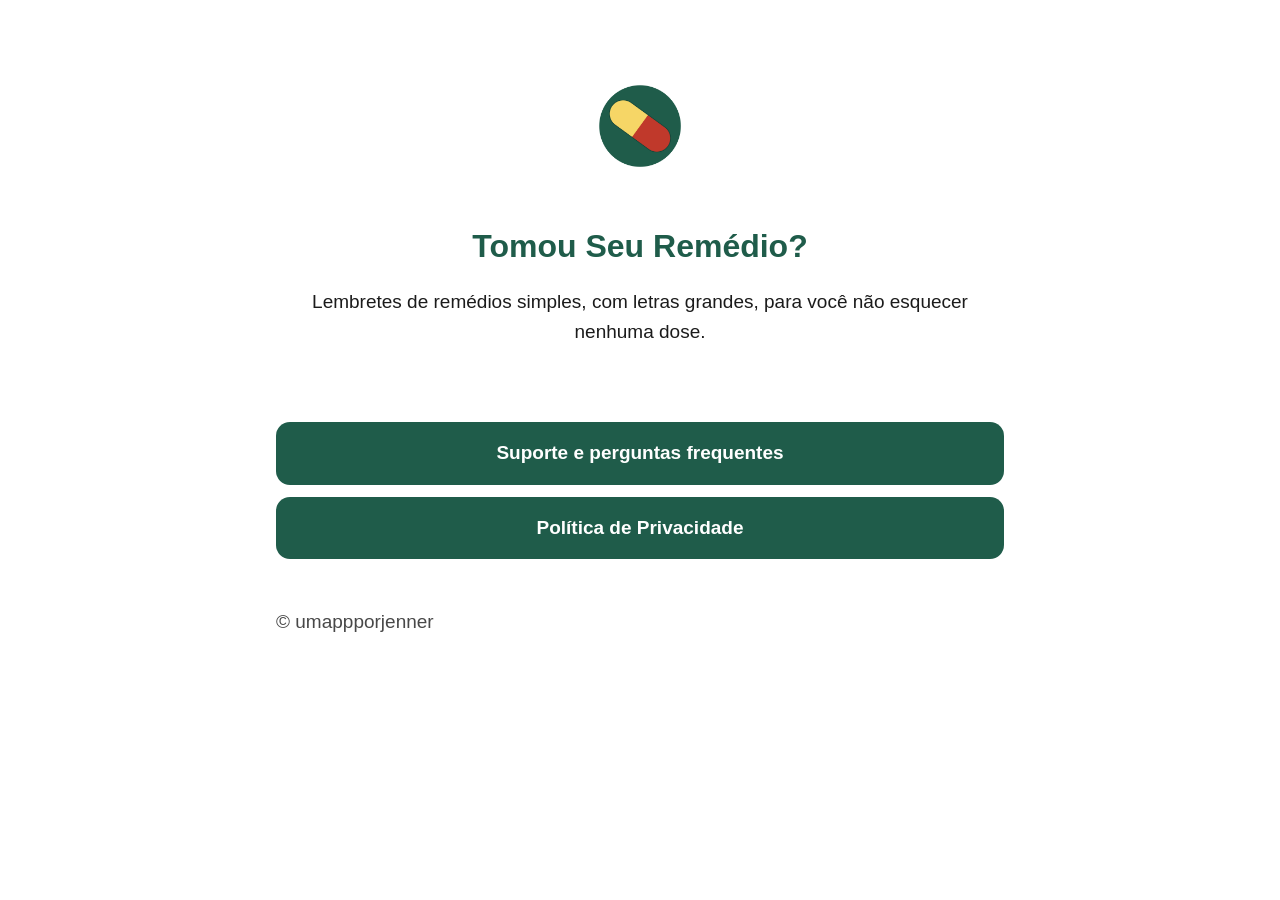
<file: index.html>
<!doctype html>
<html lang="pt-BR">
<head>
<meta charset="utf-8">
<meta name="viewport" content="width=device-width, initial-scale=1">
<title>Tomou Seu Remédio?</title>
<link rel="stylesheet" href="estilo.css">
</head>
<body>
<main>
<div class="hero">
  <img src="icone.png" alt="Ícone do aplicativo Tomou Seu Remédio?">
  <h1>Tomou Seu Remédio?</h1>
  <p>Lembretes de remédios simples, com letras grandes, para você não esquecer nenhuma dose.</p>
</div>
<div class="contatos">
  <a class="botao" href="suporte.html">Suporte e perguntas frequentes</a>
  <a class="botao" href="privacidade.html">Política de Privacidade</a>
</div>
<p class="rodape">© <span class="cfg-seller">umappporjenner</span></p>
</main>
</body>
</html>
</file>
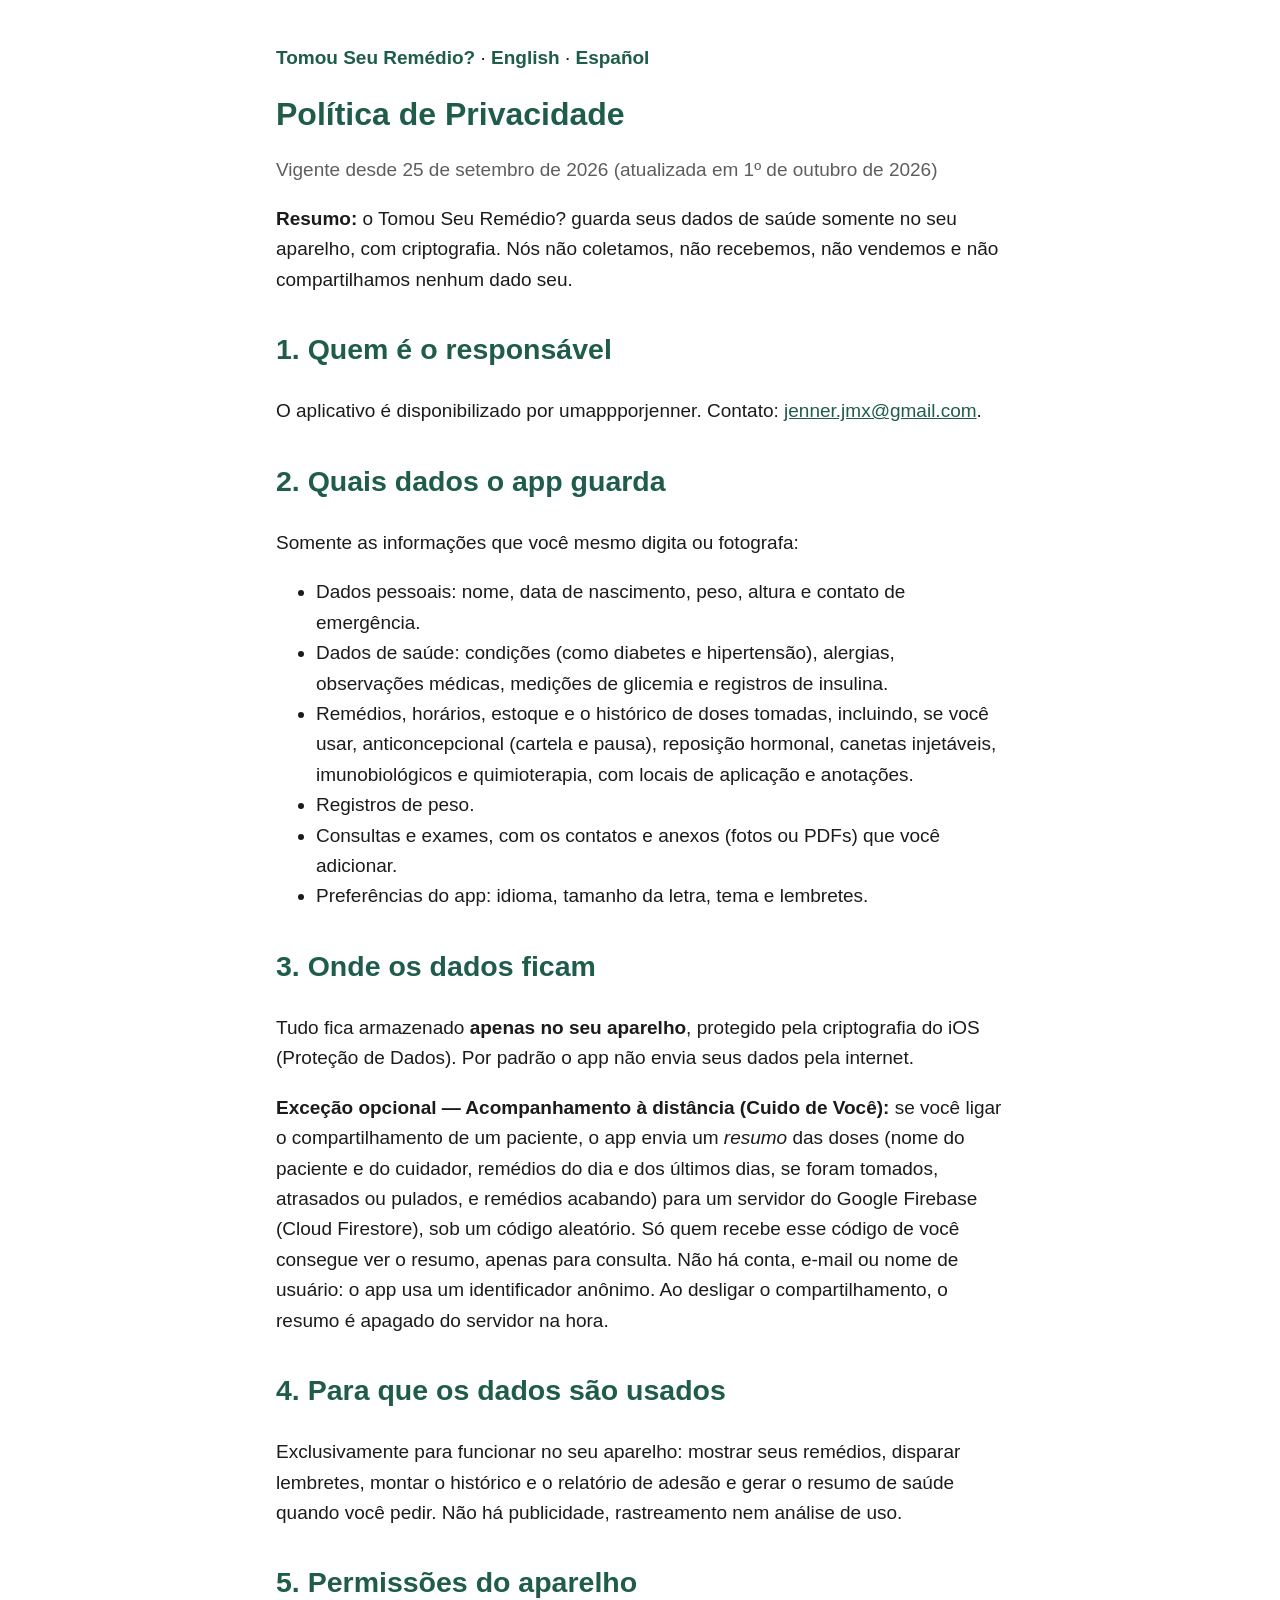
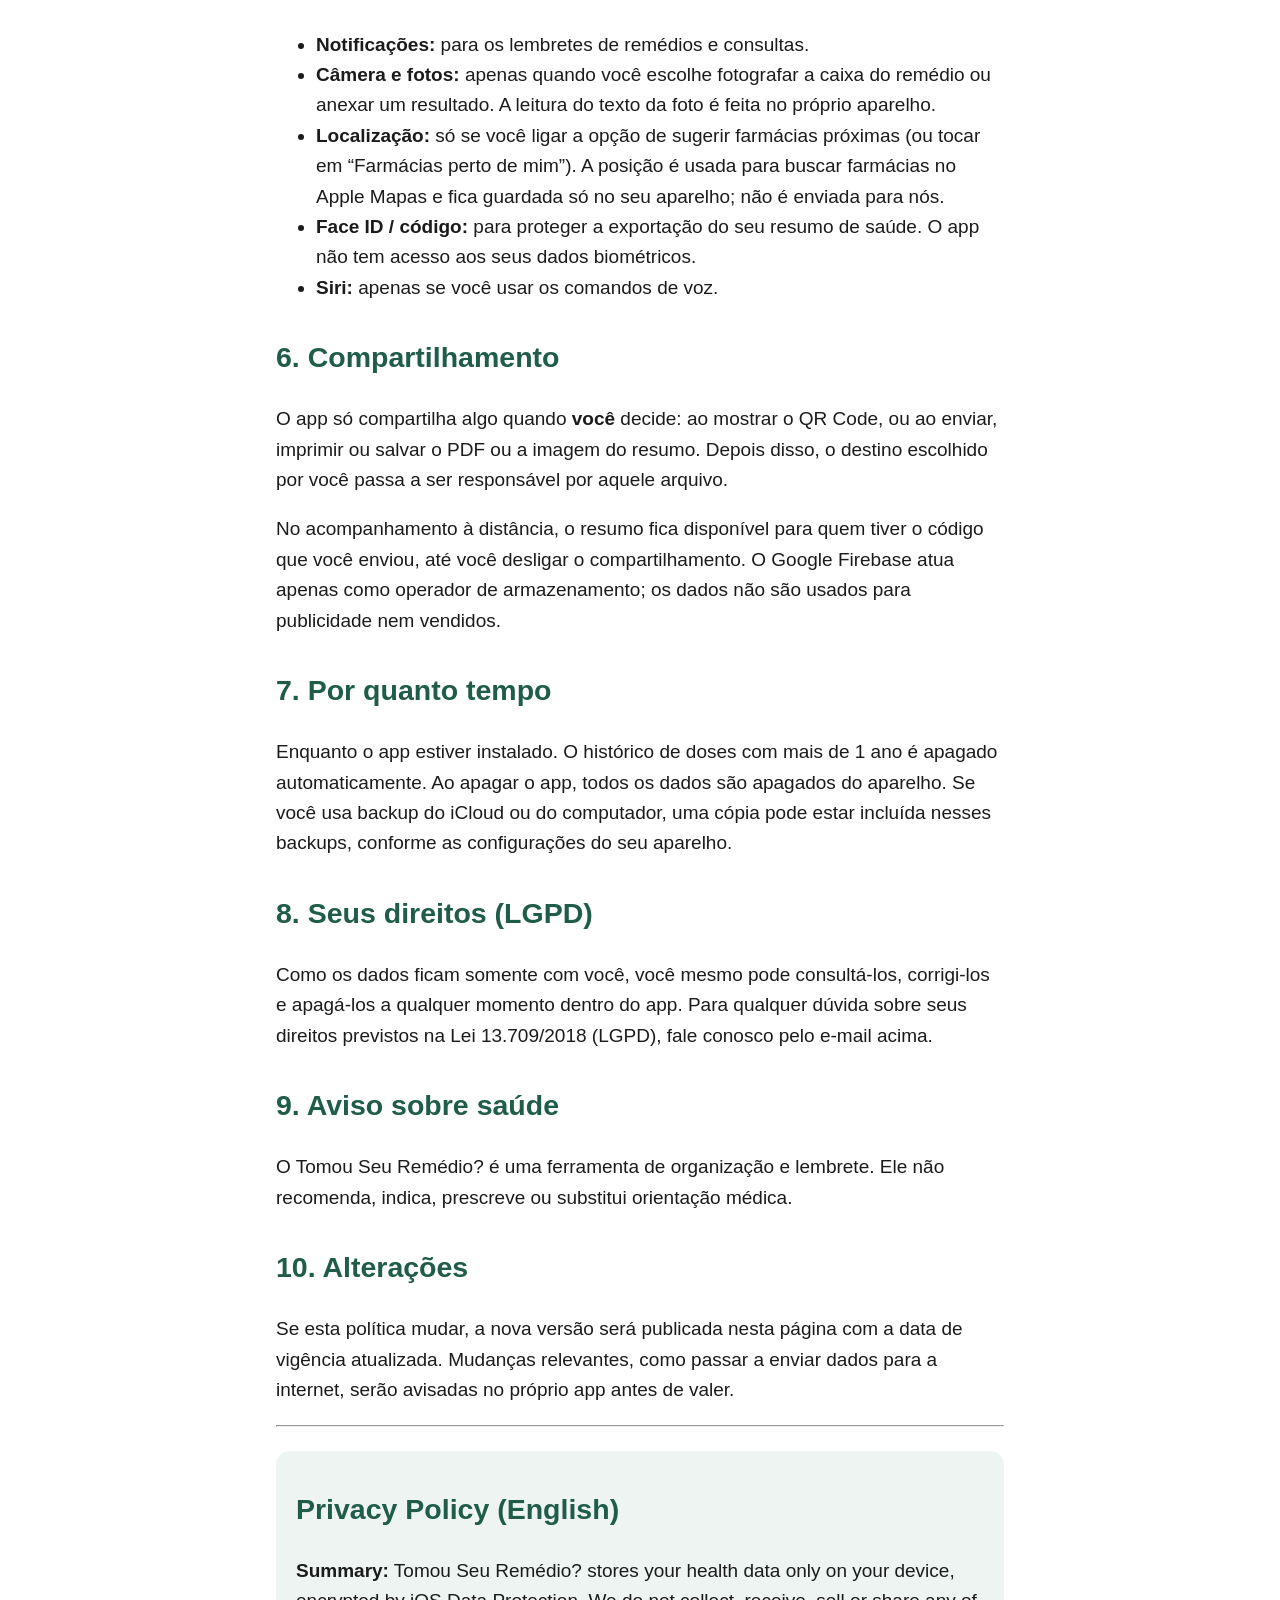
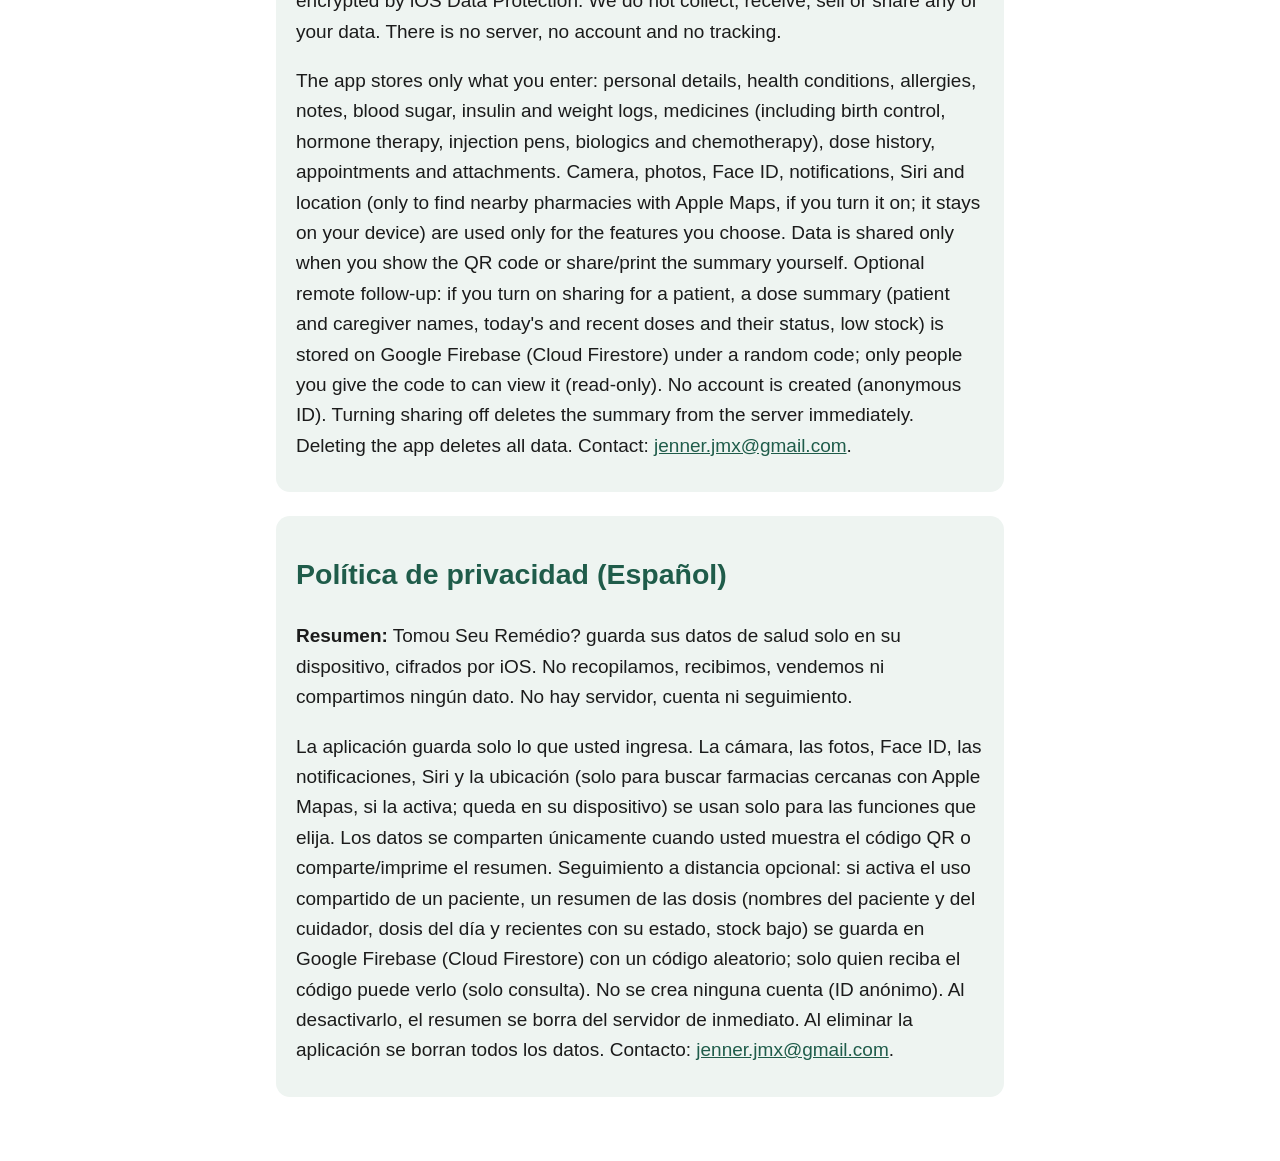
<file: privacidade.html>
<!doctype html>
<html lang="pt-BR">
<head>
<meta charset="utf-8">
<meta name="viewport" content="width=device-width, initial-scale=1">
<title>Política de Privacidade — Tomou Seu Remédio?</title>
<link rel="stylesheet" href="estilo.css">
</head>
<body>
<main>
<p class="topo"><a href="index.html">Tomou Seu Remédio?</a> · <a href="#en">English</a> · <a href="#es">Español</a></p>

<h1>Política de Privacidade</h1>
<p class="data">Vigente desde 25 de setembro de 2026 (atualizada em 1º de outubro de 2026)</p>

<p><strong>Resumo:</strong> o Tomou Seu Remédio? guarda seus dados de saúde somente no seu aparelho, com criptografia. Nós não coletamos, não recebemos, não vendemos e não compartilhamos nenhum dado seu.</p>

<h2>1. Quem é o responsável</h2>
<p>O aplicativo é disponibilizado por <span class="cfg-seller">umappporjenner</span>. Contato: <a href="mailto:jenner.jmx@gmail.com"><span class="cfg-email">jenner.jmx@gmail.com</span></a>.</p>

<h2>2. Quais dados o app guarda</h2>
<p>Somente as informações que você mesmo digita ou fotografa:</p>
<ul>
<li>Dados pessoais: nome, data de nascimento, peso, altura e contato de emergência.</li>
<li>Dados de saúde: condições (como diabetes e hipertensão), alergias, observações médicas, medições de glicemia e registros de insulina.</li>
<li>Remédios, horários, estoque e o histórico de doses tomadas, incluindo, se você usar, anticoncepcional (cartela e pausa), reposição hormonal, canetas injetáveis, imunobiológicos e quimioterapia, com locais de aplicação e anotações.</li>
<li>Registros de peso.</li>
<li>Consultas e exames, com os contatos e anexos (fotos ou PDFs) que você adicionar.</li>
<li>Preferências do app: idioma, tamanho da letra, tema e lembretes.</li>
</ul>

<h2>3. Onde os dados ficam</h2>
<p>Tudo fica armazenado <strong>apenas no seu aparelho</strong>, protegido pela criptografia do iOS (Proteção de Dados). Por padrão o app não envia seus dados pela internet.</p>
<p><strong>Exceção opcional — Acompanhamento à distância (Cuido de Você):</strong> se você ligar o compartilhamento de um paciente, o app envia um <em>resumo</em> das doses (nome do paciente e do cuidador, remédios do dia e dos últimos dias, se foram tomados, atrasados ou pulados, e remédios acabando) para um servidor do Google Firebase (Cloud Firestore), sob um código aleatório. Só quem recebe esse código de você consegue ver o resumo, apenas para consulta. Não há conta, e-mail ou nome de usuário: o app usa um identificador anônimo. Ao desligar o compartilhamento, o resumo é apagado do servidor na hora.</p>

<h2>4. Para que os dados são usados</h2>
<p>Exclusivamente para funcionar no seu aparelho: mostrar seus remédios, disparar lembretes, montar o histórico e o relatório de adesão e gerar o resumo de saúde quando você pedir. Não há publicidade, rastreamento nem análise de uso.</p>

<h2>5. Permissões do aparelho</h2>
<ul>
<li><strong>Notificações:</strong> para os lembretes de remédios e consultas.</li>
<li><strong>Câmera e fotos:</strong> apenas quando você escolhe fotografar a caixa do remédio ou anexar um resultado. A leitura do texto da foto é feita no próprio aparelho.</li>
<li><strong>Localização:</strong> só se você ligar a opção de sugerir farmácias próximas (ou tocar em “Farmácias perto de mim”). A posição é usada para buscar farmácias no Apple Mapas e fica guardada só no seu aparelho; não é enviada para nós.</li>
<li><strong>Face ID / código:</strong> para proteger a exportação do seu resumo de saúde. O app não tem acesso aos seus dados biométricos.</li>
<li><strong>Siri:</strong> apenas se você usar os comandos de voz.</li>
</ul>

<h2>6. Compartilhamento</h2>
<p>O app só compartilha algo quando <strong>você</strong> decide: ao mostrar o QR Code, ou ao enviar, imprimir ou salvar o PDF ou a imagem do resumo. Depois disso, o destino escolhido por você passa a ser responsável por aquele arquivo.</p>
<p>No acompanhamento à distância, o resumo fica disponível para quem tiver o código que você enviou, até você desligar o compartilhamento. O Google Firebase atua apenas como operador de armazenamento; os dados não são usados para publicidade nem vendidos.</p>

<h2>7. Por quanto tempo</h2>
<p>Enquanto o app estiver instalado. O histórico de doses com mais de 1 ano é apagado automaticamente. Ao apagar o app, todos os dados são apagados do aparelho. Se você usa backup do iCloud ou do computador, uma cópia pode estar incluída nesses backups, conforme as configurações do seu aparelho.</p>

<h2>8. Seus direitos (LGPD)</h2>
<p>Como os dados ficam somente com você, você mesmo pode consultá-los, corrigi-los e apagá-los a qualquer momento dentro do app. Para qualquer dúvida sobre seus direitos previstos na Lei 13.709/2018 (LGPD), fale conosco pelo e-mail acima.</p>

<h2>9. Aviso sobre saúde</h2>
<p>O Tomou Seu Remédio? é uma ferramenta de organização e lembrete. Ele não recomenda, indica, prescreve ou substitui orientação médica.</p>

<h2>10. Alterações</h2>
<p>Se esta política mudar, a nova versão será publicada nesta página com a data de vigência atualizada. Mudanças relevantes, como passar a enviar dados para a internet, serão avisadas no próprio app antes de valer.</p>

<hr>

<section id="en" lang="en">
<h2>Privacy Policy (English)</h2>
<p><strong>Summary:</strong> Tomou Seu Remédio? stores your health data only on your device, encrypted by iOS Data Protection. We do not collect, receive, sell or share any of your data. There is no server, no account and no tracking.</p>
<p>The app stores only what you enter: personal details, health conditions, allergies, notes, blood sugar, insulin and weight logs, medicines (including birth control, hormone therapy, injection pens, biologics and chemotherapy), dose history, appointments and attachments. Camera, photos, Face ID, notifications, Siri and location (only to find nearby pharmacies with Apple Maps, if you turn it on; it stays on your device) are used only for the features you choose. Data is shared only when you show the QR code or share/print the summary yourself. Optional remote follow-up: if you turn on sharing for a patient, a dose summary (patient and caregiver names, today's and recent doses and their status, low stock) is stored on Google Firebase (Cloud Firestore) under a random code; only people you give the code to can view it (read-only). No account is created (anonymous ID). Turning sharing off deletes the summary from the server immediately. Deleting the app deletes all data. Contact: <a href="mailto:jenner.jmx@gmail.com"><span class="cfg-email">jenner.jmx@gmail.com</span></a>.</p>
</section>

<section id="es" lang="es">
<h2>Política de privacidad (Español)</h2>
<p><strong>Resumen:</strong> Tomou Seu Remédio? guarda sus datos de salud solo en su dispositivo, cifrados por iOS. No recopilamos, recibimos, vendemos ni compartimos ningún dato. No hay servidor, cuenta ni seguimiento.</p>
<p>La aplicación guarda solo lo que usted ingresa. La cámara, las fotos, Face ID, las notificaciones, Siri y la ubicación (solo para buscar farmacias cercanas con Apple Mapas, si la activa; queda en su dispositivo) se usan solo para las funciones que elija. Los datos se comparten únicamente cuando usted muestra el código QR o comparte/imprime el resumen. Seguimiento a distancia opcional: si activa el uso compartido de un paciente, un resumen de las dosis (nombres del paciente y del cuidador, dosis del día y recientes con su estado, stock bajo) se guarda en Google Firebase (Cloud Firestore) con un código aleatorio; solo quien reciba el código puede verlo (solo consulta). No se crea ninguna cuenta (ID anónimo). Al desactivarlo, el resumen se borra del servidor de inmediato. Al eliminar la aplicación se borran todos los datos. Contacto: <a href="mailto:jenner.jmx@gmail.com"><span class="cfg-email">jenner.jmx@gmail.com</span></a>.</p>
</section>
</main>
</body>
</html>
</file>
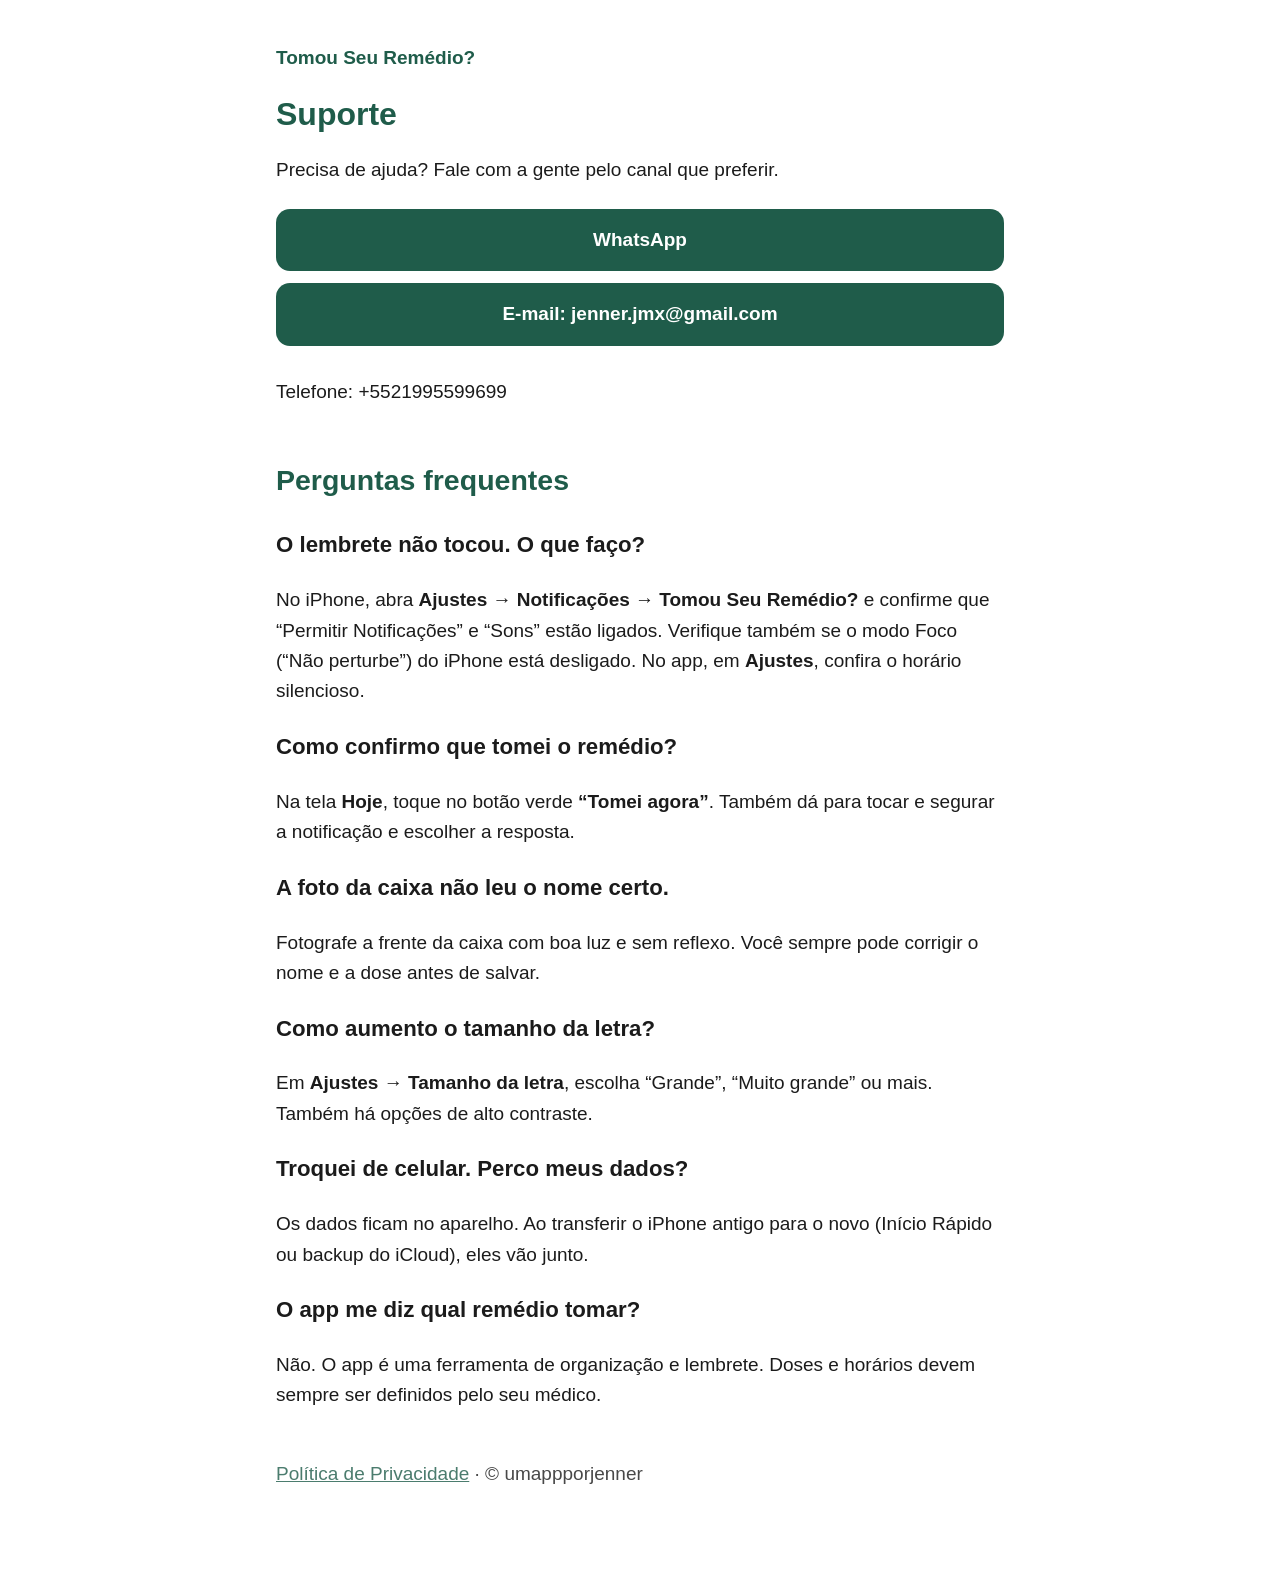
<file: suporte.html>
<!doctype html>
<html lang="pt-BR">
<head>
<meta charset="utf-8">
<meta name="viewport" content="width=device-width, initial-scale=1">
<title>Suporte — Tomou Seu Remédio?</title>
<link rel="stylesheet" href="estilo.css">
</head>
<body>
<main>
<p class="topo"><a href="index.html">Tomou Seu Remédio?</a></p>
<h1>Suporte</h1>
<p>Precisa de ajuda? Fale com a gente pelo canal que preferir.</p>

<div class="contatos">
  <a class="botao" href="https://wa.me/5521995599699">WhatsApp</a>
  <a class="botao" href="mailto:jenner.jmx@gmail.com">E-mail: <span class="cfg-email">jenner.jmx@gmail.com</span></a>
  <p>Telefone: <span class="cfg-phone">+5521995599699</span></p>
</div>

<h2>Perguntas frequentes</h2>

<h3>O lembrete não tocou. O que faço?</h3>
<p>No iPhone, abra <strong>Ajustes → Notificações → Tomou Seu Remédio?</strong> e confirme que “Permitir Notificações” e “Sons” estão ligados. Verifique também se o modo Foco (“Não perturbe”) do iPhone está desligado. No app, em <strong>Ajustes</strong>, confira o horário silencioso.</p>

<h3>Como confirmo que tomei o remédio?</h3>
<p>Na tela <strong>Hoje</strong>, toque no botão verde <strong>“Tomei agora”</strong>. Também dá para tocar e segurar a notificação e escolher a resposta.</p>

<h3>A foto da caixa não leu o nome certo.</h3>
<p>Fotografe a frente da caixa com boa luz e sem reflexo. Você sempre pode corrigir o nome e a dose antes de salvar.</p>

<h3>Como aumento o tamanho da letra?</h3>
<p>Em <strong>Ajustes → Tamanho da letra</strong>, escolha “Grande”, “Muito grande” ou mais. Também há opções de alto contraste.</p>

<h3>Troquei de celular. Perco meus dados?</h3>
<p>Os dados ficam no aparelho. Ao transferir o iPhone antigo para o novo (Início Rápido ou backup do iCloud), eles vão junto.</p>

<h3>O app me diz qual remédio tomar?</h3>
<p>Não. O app é uma ferramenta de organização e lembrete. Doses e horários devem sempre ser definidos pelo seu médico.</p>

<p class="rodape"><a href="privacidade.html">Política de Privacidade</a> · © <span class="cfg-seller">umappporjenner</span></p>
</main>
</body>
</html>
</file>
<file: estilo.css>
:root { --verde: #1F5C4A; --texto: #1b1b1b; --fundo: #ffffff; --suave: #eef4f1; }
@media (prefers-color-scheme: dark) { :root { --verde: #7cc7a8; --texto: #f2f2f2; --fundo: #121212; --suave: #1e2a26; } }
* { box-sizing: border-box; }
body { margin: 0; background: var(--fundo); color: var(--texto); font: 19px/1.6 -apple-system, "Segoe UI", Roboto, sans-serif; }
main { max-width: 760px; margin: 0 auto; padding: 24px 16px 64px; }
h1 { color: var(--verde); font-size: 2rem; line-height: 1.2; }
h2 { color: var(--verde); margin-top: 2rem; }
a { color: var(--verde); }
.topo a { font-weight: 600; text-decoration: none; }
.data { opacity: .7; }
.contatos { display: grid; gap: 12px; margin: 24px 0; }
.botao { display: block; padding: 16px; border-radius: 14px; background: var(--verde); color: var(--fundo); text-align: center; font-weight: 700; text-decoration: none; }
.hero { text-align: center; padding: 32px 0; }
.hero img { width: 140px; height: 140px; border-radius: 32px; }
.rodape { margin-top: 48px; opacity: .8; }
section { background: var(--suave); padding: 4px 20px 12px; border-radius: 14px; margin-top: 24px; }
</file>
